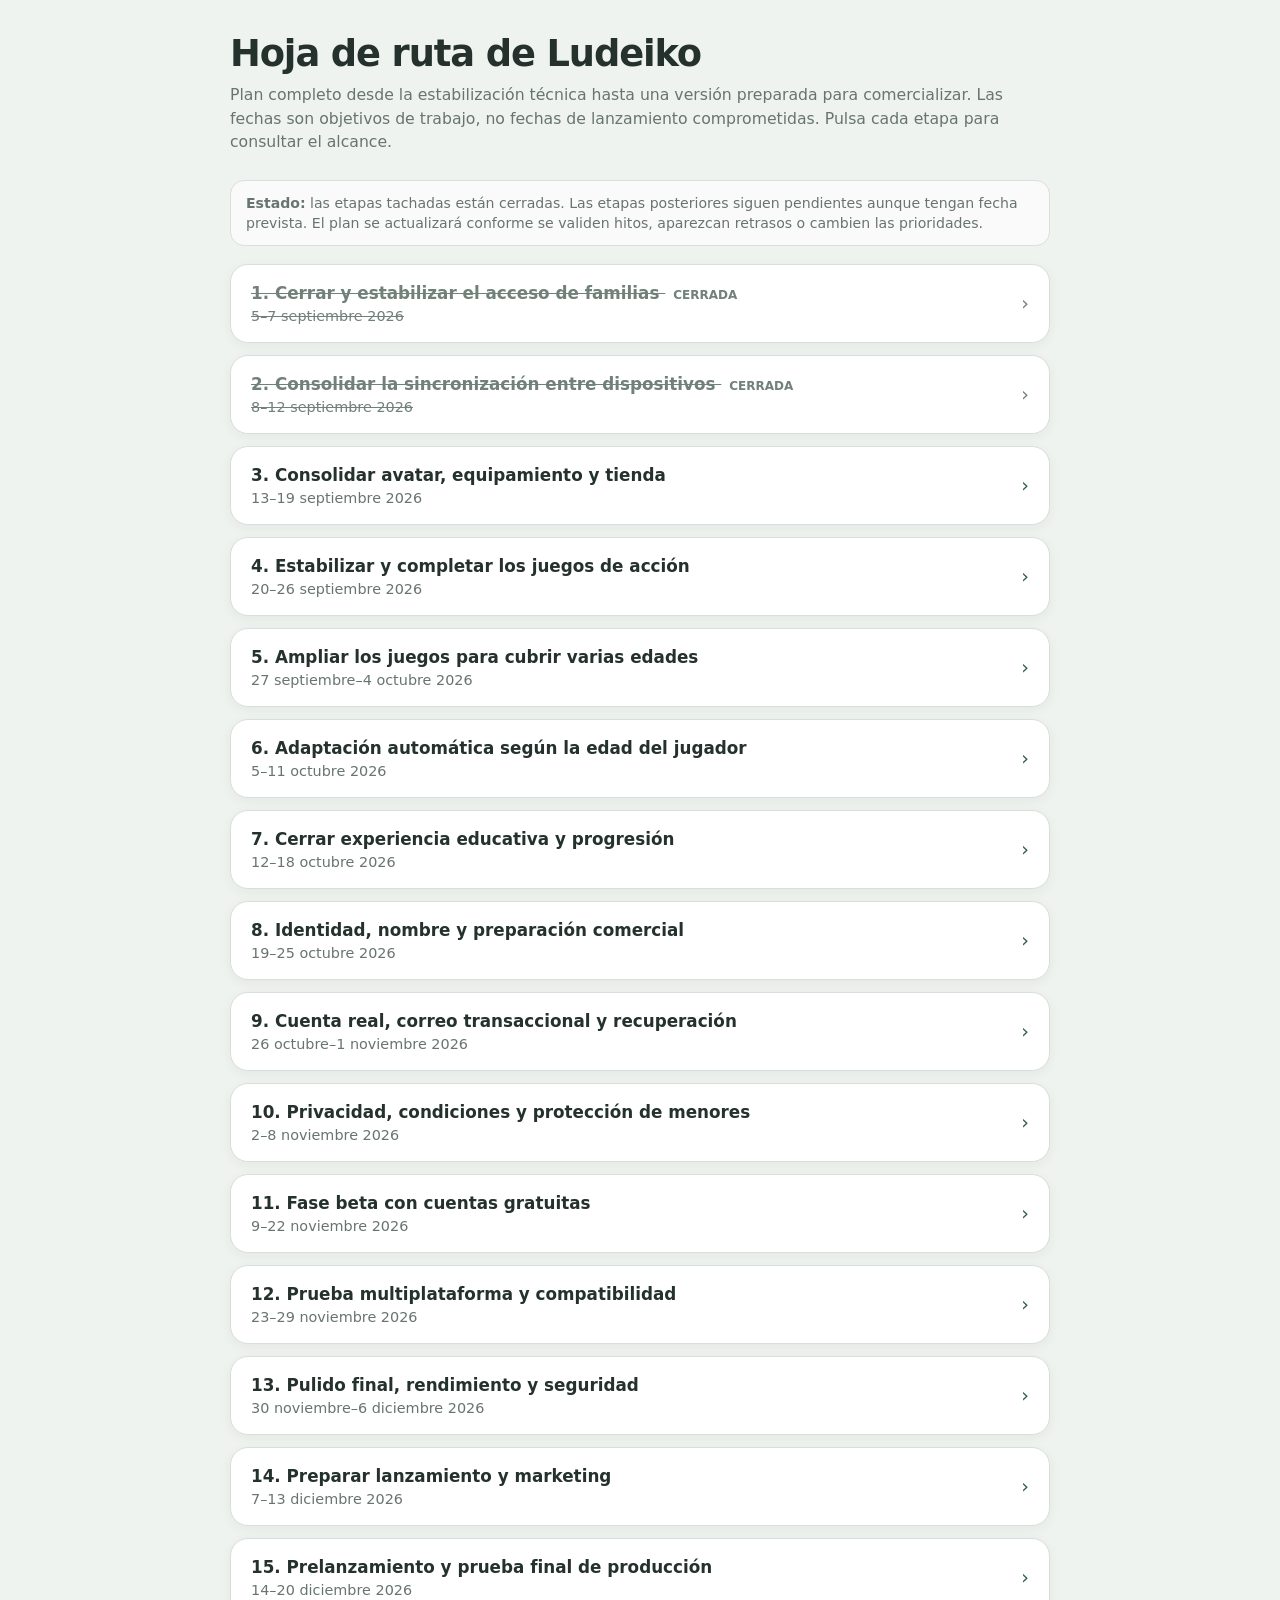
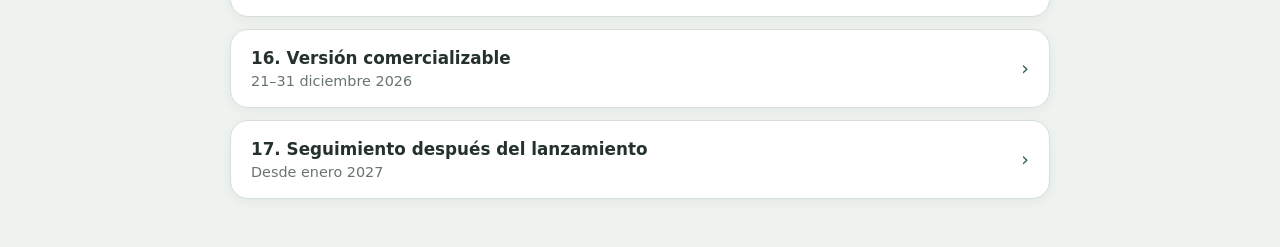
<file: roadmap.html>
<!doctype html>
<html lang="es">
<head>
  <meta charset="utf-8">
  <meta name="viewport" content="width=device-width,initial-scale=1">
  <meta name="theme-color" content="#dfe7e3">
  <title>Hoja de ruta · Ludeiko</title>
  <style>
    :root{--bg:#eef3f0;--card:#fff;--text:#24312d;--muted:#68746f;--line:#d7dfdb;--accent:#315c50;--done:#718078;--late:#a64b3c;--future:#7a5b18}
    *{box-sizing:border-box}
    body{margin:0;background:var(--bg);color:var(--text);font-family:system-ui,-apple-system,BlinkMacSystemFont,"Segoe UI",sans-serif}
    main{width:min(820px,calc(100% - 28px));margin:0 auto;padding:32px 0 48px}
    h1{margin:0;font-size:clamp(1.7rem,5vw,2.3rem);letter-spacing:-.03em}
    .intro{margin:8px 0 26px;color:var(--muted);font-size:.98rem;line-height:1.5}
    .roadmap{display:grid;gap:12px}
    .stage{background:var(--card);border:1px solid var(--line);border-radius:18px;overflow:hidden;box-shadow:0 3px 12px rgba(36,49,45,.05)}
    .stage button{appearance:none;border:0;background:none;width:100%;padding:18px 20px;display:grid;grid-template-columns:1fr auto;gap:14px;text-align:left;color:inherit;font:inherit;cursor:pointer}
    .stage-main{min-width:0}.stage-title{display:block;font-weight:750;font-size:1.05rem}.stage-date{display:block;margin-top:5px;color:var(--muted);font-size:.9rem}
    .marker{align-self:center;color:var(--accent);font-size:1.2rem;transition:transform .2s}.details{display:grid;grid-template-rows:0fr;transition:grid-template-rows .22s ease}.details>div{overflow:hidden}.details p{margin:0;padding:0 20px 19px;color:#4d5a55;line-height:1.55}
    .stage.open .details{grid-template-rows:1fr}.stage.open .marker{transform:rotate(90deg)}
    .stage.done .stage-title,.stage.done .stage-date{text-decoration:line-through;color:var(--done)}.stage.done .marker{color:var(--done)}
    .stage.late{border-color:rgba(166,75,60,.45)}.stage.late .stage-date{color:var(--late);font-weight:650}
    .status{display:inline-block;margin-left:8px;font-size:.75rem;font-weight:700;text-decoration:none!important}.future{color:var(--future)}
    .legend{margin:0 0 18px;padding:12px 15px;background:rgba(255,255,255,.65);border:1px solid var(--line);border-radius:14px;color:var(--muted);font-size:.88rem;line-height:1.45}
    @media(max-width:520px){main{padding-top:24px}.stage button{padding:16px}.details p{padding:0 16px 17px}}
  </style>
</head>
<body>
  <main>
    <h1>Hoja de ruta de Ludeiko</h1>
    <p class="intro">Plan completo desde la estabilización técnica hasta una versión preparada para comercializar. Las fechas son objetivos de trabajo, no fechas de lanzamiento comprometidas. Pulsa cada etapa para consultar el alcance.</p>
    <p class="legend"><b>Estado:</b> las etapas tachadas están cerradas. Las etapas posteriores siguen pendientes aunque tengan fecha prevista. El plan se actualizará conforme se validen hitos, aparezcan retrasos o cambien las prioridades.</p>
    <section class="roadmap" aria-label="Hoja de ruta">

      <article class="stage done">
        <button type="button" aria-expanded="false"><span class="stage-main"><span class="stage-title">1. Cerrar y estabilizar el acceso de familias <span class="status">CERRADA</span></span><span class="stage-date">5–7 septiembre 2026</span></span><span class="marker">›</span></button>
        <div class="details"><div><p>Registro, confirmación de correo, inicio de sesión y acceso al modo Padres. Se ha comprobado el comportamiento de Safari y el teclado del PIN. Esta fase queda cerrada con el funcionamiento actual.<br><br><b>Trabajo aplazado:</b> incorporar más adelante un SMTP propio/externo para el correo transaccional, eliminando la dependencia del límite de correo de prueba de Supabase.</p></div></div>
      </article>

      <article class="stage done">
        <button type="button" aria-expanded="false"><span class="stage-main"><span class="stage-title">2. Consolidar la sincronización entre dispositivos <span class="status">CERRADA</span></span><span class="stage-date">8–12 septiembre 2026</span></span><span class="marker">›</span></button>
        <div class="details"><div><p>Sincronización de progreso entre dispositivos, recuperación de sesión, cambios realizados sin conexión, recuperación al volver a tener internet y persistencia de los datos del modo Padres. Validada mediante pruebas reales con la misma cuenta en dos dispositivos.</p></div></div>
      </article>

      <article class="stage">
        <button type="button" aria-expanded="false"><span class="stage-main"><span class="stage-title">3. Consolidar avatar, equipamiento y tienda</span><span class="stage-date">13–19 septiembre 2026</span></span><span class="marker">›</span></button>
        <div class="details"><div><p>Auditar y consolidar el sistema actual de avatar, tienda y equipamiento. Separar definitivamente las imágenes de catálogo de las capas equipables. Mantener un avatar maestro con postura, escala, lienzo y origen fijos y preparar las piezas mediante un sistema tipo paper-doll, con orden de capas coherente. Convertir los objetos en datos estructurados para poder añadir muchos elementos sin reprogramar la interfaz. Revisar precios, rarezas, recompensas, inventario y persistencia.</p></div></div>
      </article>

      <article class="stage">
        <button type="button" aria-expanded="false"><span class="stage-main"><span class="stage-title">4. Estabilizar y completar los juegos de acción</span><span class="stage-date">20–26 septiembre 2026</span></span><span class="marker">›</span></button>
        <div class="details"><div><p>Completar la estabilización de los juegos de acción, especialmente el juego de tanques: evitar bloqueos al mover los tanques y al aparecer bonus; conservar obstáculos, rebotes de disparos, destrucción progresiva, bonus y pérdida del bonus al recibir un impacto. Revisar también rendimiento, colisiones, reinicio de partidas y comportamiento en móvil.</p></div></div>
      </article>

      <article class="stage">
        <button type="button" aria-expanded="false"><span class="stage-main"><span class="stage-title">5. Ampliar los juegos para cubrir varias edades</span><span class="stage-date">27 septiembre–4 octubre 2026</span></span><span class="marker">›</span></button>
        <div class="details"><div><p>Crear más niveles dentro de cada juego para que no exista un único recorrido pensado para una sola edad. Diseñar una progresión clara de dificultad, velocidad, cantidad de elementos, complejidad y exigencia educativa. Mantener recompensas y progreso coherentes entre niveles.</p></div></div>
      </article>

      <article class="stage">
        <button type="button" aria-expanded="false"><span class="stage-main"><span class="stage-title">6. Adaptación automática según la edad del jugador</span><span class="stage-date">5–11 octubre 2026</span></span><span class="marker">›</span></button>
        <div class="details"><div><p>Incorporar durante el alta o configuración del jugador la edad necesaria para adaptar la experiencia. Definir rangos de edad y reglas de selección de dificultad para que los juegos propongan un nivel apropiado sin impedir que la familia pueda ajustar la dificultad desde el modo Padres. Revisar cómo se almacena y sincroniza esta configuración y evitar que la edad quede expuesta innecesariamente en la interfaz pública.</p></div></div>
      </article>

      <article class="stage">
        <button type="button" aria-expanded="false"><span class="stage-main"><span class="stage-title">7. Cerrar experiencia educativa y progresión</span><span class="stage-date">12–18 octubre 2026</span></span><span class="marker">›</span></button>
        <div class="details"><div><p>Revisar el recorrido completo del niño: pantalla principal, avatar equipado, selección de juegos, niveles, ejercicios, XP, diamantes, recompensas, tienda y evolución. Comprobar que las decisiones educativas y las recompensas forman un sistema comprensible y motivador. Mantener desactivado el juego de las rimas mientras siga vigente esa decisión.</p></div></div>
      </article>

      <article class="stage">
        <button type="button" aria-expanded="false"><span class="stage-main"><span class="stage-title">8. Identidad, nombre y preparación comercial</span><span class="stage-date">19–25 octubre 2026</span></span><span class="marker">›</span></button>
        <div class="details"><div><p>Comprobar disponibilidad y uso del nombre de la aplicación y preparar, cuando corresponda, el registro del nombre/marca. Revisar dominio, identidad visual, iconos, textos comerciales y nombres de producto. Dejar definida la identidad que se utilizará de forma consistente en la aplicación, web, comunicaciones y marketing antes de la promoción pública.</p></div></div>
      </article>

      <article class="stage">
        <button type="button" aria-expanded="false"><span class="stage-main"><span class="stage-title">9. Cuenta real, correo transaccional y recuperación</span><span class="stage-date">26 octubre–1 noviembre 2026</span></span><span class="marker">›</span></button>
        <div class="details"><div><p>Configurar el SMTP externo previsto y sustituir el sistema de correo de prueba por correo transaccional preparado para producción. Probar registro, confirmación, recuperación de contraseña, cambios de correo, mensajes de error y enlaces de retorno. Revisar límites, entregabilidad y configuración de autenticación del dominio del correo.</p></div></div>
      </article>

      <article class="stage">
        <button type="button" aria-expanded="false"><span class="stage-main"><span class="stage-title">10. Privacidad, condiciones y protección de menores</span><span class="stage-date">2–8 noviembre 2026</span></span><span class="marker">›</span></button>
        <div class="details"><div><p>Preparar la documentación necesaria para una versión comercial: privacidad, condiciones de uso, gestión de cuentas, tratamiento de datos de menores, consentimiento y configuración familiar. Revisar qué datos se solicitan, cuáles son imprescindibles y cómo se almacenan. Validar que la arquitectura de cuentas y analítica es compatible con el público infantil y con la comercialización prevista.</p></div></div>
      </article>

      <article class="stage">
        <button type="button" aria-expanded="false"><span class="stage-main"><span class="stage-title">11. Fase beta con cuentas gratuitas</span><span class="stage-date">9–22 noviembre 2026</span></span><span class="marker">›</span></button>
        <div class="details"><div><p>Abrir una fase de pruebas controlada con cuentas gratuitas y usuarios reales. Comprobar altas, acceso, progreso, sincronización, pérdida de conexión, recuperación de cuentas, uso de varios dispositivos, juegos, niveles, avatar, tienda y modo Padres. Recoger errores y comentarios de forma estructurada y priorizar los problemas que impidan el uso normal.</p></div></div>
      </article>

      <article class="stage">
        <button type="button" aria-expanded="false"><span class="stage-main"><span class="stage-title">12. Prueba multiplataforma y compatibilidad</span><span class="stage-date">23–29 noviembre 2026</span></span><span class="marker">›</span></button>
        <div class="details"><div><p>Prueba sistemática en móvil y escritorio, con especial atención a iPhone/iPad y Safari, además de los principales navegadores de ordenador. Revisar orientación, tamaños de pantalla, teclado, táctil, desplazamiento, sonido, rendimiento, carga de recursos, persistencia, sesiones y comportamiento al cambiar de dispositivo. Corregir problemas reales antes de la publicación.</p></div></div>
      </article>

      <article class="stage">
        <button type="button" aria-expanded="false"><span class="stage-main"><span class="stage-title">13. Pulido final, rendimiento y seguridad</span><span class="stage-date">30 noviembre–6 diciembre 2026</span></span><span class="marker">›</span></button>
        <div class="details"><div><p>Auditoría final del código y estructura del proyecto. Comprobar rutas, referencias HTML/CSS/JS, recursos, versiones, almacenamiento, sincronización y errores de consola. Optimizar imágenes y tiempos de carga. Revisar permisos, exposición de datos, sesiones y operaciones críticas. Eliminar archivos de prueba y duplicados y dejar una base limpia para producción.</p></div></div>
      </article>

      <article class="stage">
        <button type="button" aria-expanded="false"><span class="stage-main"><span class="stage-title">14. Preparar lanzamiento y marketing</span><span class="stage-date">7–13 diciembre 2026</span></span><span class="marker">›</span></button>
        <div class="details"><div><p>Preparar la presentación comercial: propuesta de valor, público objetivo, mensajes principales, capturas, demostraciones, página de presentación, materiales para redes y canales de comunicación. Definir estrategia de lanzamiento, campaña inicial, contenidos y forma de captar los primeros usuarios sin comprometer la experiencia del producto. Preparar también instrucciones sencillas para familias.</p></div></div>
      </article>

      <article class="stage">
        <button type="button" aria-expanded="false"><span class="stage-main"><span class="stage-title">15. Prelanzamiento y prueba final de producción</span><span class="stage-date">14–20 diciembre 2026</span></span><span class="marker">›</span></button>
        <div class="details"><div><p>Repetir el recorrido completo usando la configuración que tendrá el producto comercial: creación de cuenta, correo real, selección de jugador y edad, juegos, progresión, recompensas, avatar, tienda, sincronización y recuperación. Verificar que no quedan funciones experimentales ni mensajes de desarrollo. Realizar una última ronda de pruebas de aceptación antes de abrir al público.</p></div></div>
      </article>

      <article class="stage">
        <button type="button" aria-expanded="false"><span class="stage-main"><span class="stage-title">16. Versión comercializable</span><span class="stage-date">21–31 diciembre 2026</span></span><span class="marker">›</span></button>
        <div class="details"><div><p>Publicar la versión considerada apta para comercialización. Etiquetar la versión estable, conservar una referencia clara del estado publicado y documentar el procedimiento de actualización. A partir de aquí, separar las nuevas funcionalidades de las correcciones críticas para evitar que el producto comercial pierda estabilidad.</p></div></div>
      </article>

      <article class="stage">
        <button type="button" aria-expanded="false"><span class="stage-main"><span class="stage-title">17. Seguimiento después del lanzamiento</span><span class="stage-date">Desde enero 2027</span></span><span class="marker">›</span></button>
        <div class="details"><div><p>Monitorizar errores, funcionamiento del registro, sincronización, rendimiento y comentarios de las familias. Medir qué juegos y niveles se utilizan, detectar puntos de abandono y planificar nuevas edades, niveles, juegos, equipamiento y mejoras. Mantener una política de versiones estable y un ciclo de actualización controlado.</p></div></div>
      </article>

    </section>
  </main>
  <script>
    document.querySelectorAll('.stage button').forEach(button=>{
      button.addEventListener('click',()=>{
        const stage=button.closest('.stage');
        const open=stage.classList.toggle('open');
        button.setAttribute('aria-expanded',open?'true':'false');
      });
    });
  </script>
</body>
</html>
</file>
